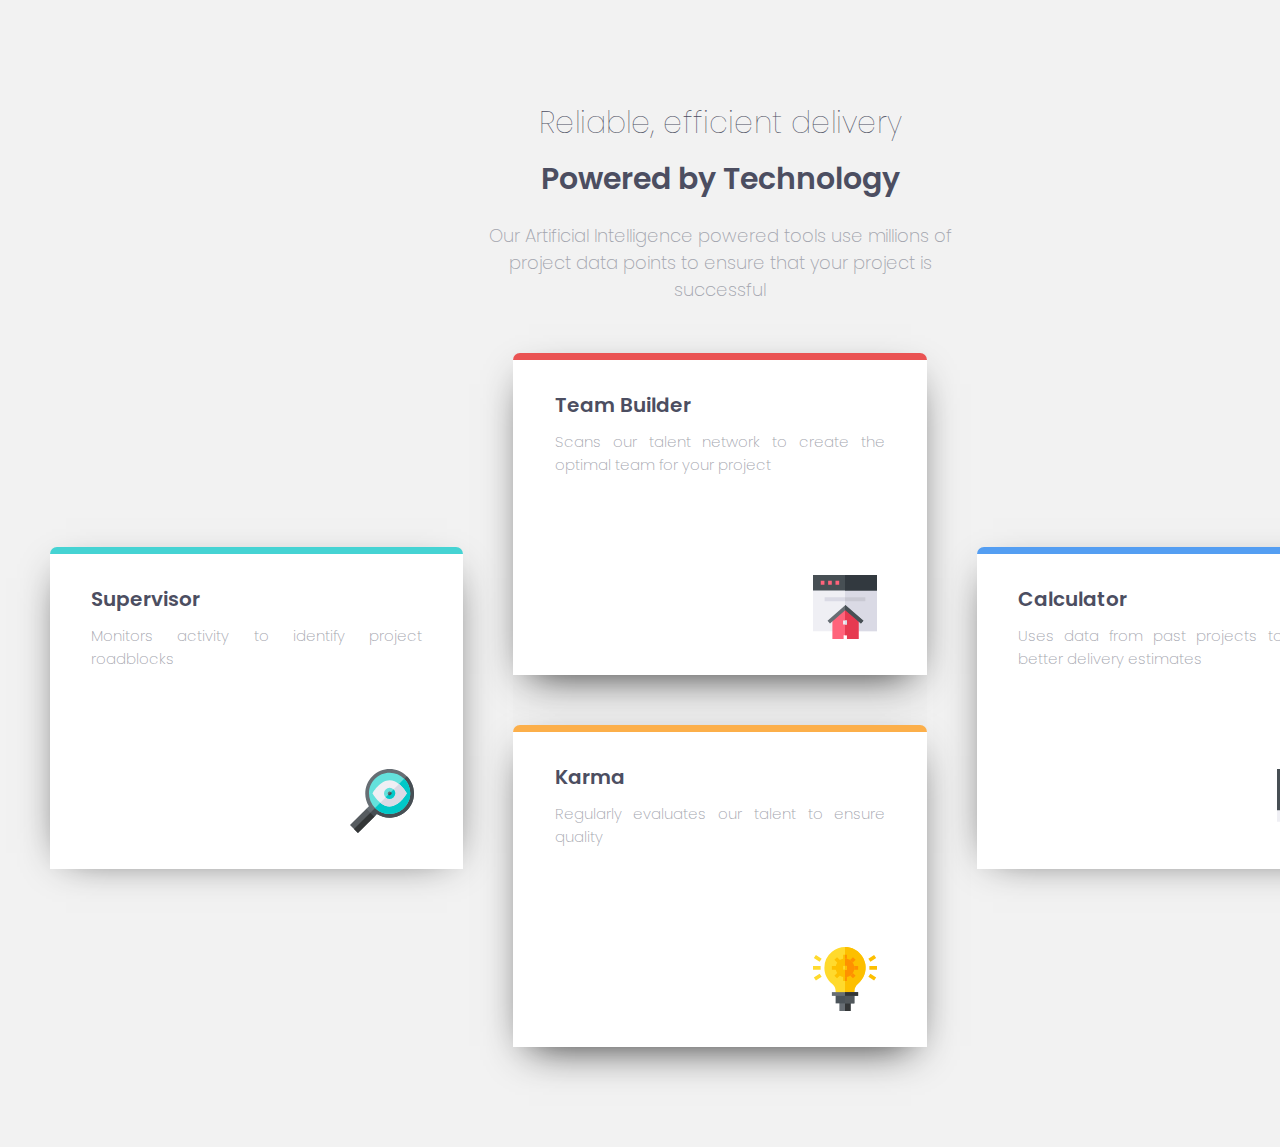
<file: Flex_2technology/index.html>
<!DOCTYPE html>
<html lang="en">
<head>
  <title>AI</title>
  <link href="styles/styles.css" rel="stylesheet" type="text/css">
  <link rel="stylesheet" media="only screen and (max-width: 780px)" href="styles/780px.css">
  <link rel="stylesheet" media="only screen and (max-width: 480px)" href="styles/480px.css">
  <link rel="preconnect" href="https://fonts.gstatic.com">
<link href="https://fonts.googleapis.com/css2?family=Poppins:wght@200;400;600&display=swap" rel="stylesheet">
</head>
<body>

<h1>Reliable, efficient delivery</h1>
<h1>Powered by Technology</h1>
<p class="intro">Our Artificial Intelligence powered tools use millions of project data points to ensure that your project is successful</p>
<div class="flex">
  <div class="supervisor">
<h4>Supervisor</h4>
<p>Monitors activity to identify project roadblocks</p>
<?php echo file_get_contents("images/icon-supervisor.svg","images/icon-team-builder.svg","images/icon-karma.svg","images/icon-calculator.svg") ?>
<div class="icon">
<img src="images/icon-supervisor.svg" alt="lookingglass">
</div>
</div>
<div class="vertical">
<div class="teambuilder">
<h4>Team Builder</h4>
<p>Scans our talent network to create the optimal team for your project</p>
<div class="icon">
<img src="images/icon-team-builder.svg" alt="house">
</div>
</div>
<div class="karma">
<h4>Karma</h4>
<p>Regularly evaluates our talent to ensure quality</p>
<div class="icon">
<img src="images/icon-karma.svg" alt="lamp">
</div>
</div>
</div>
<div class="calculator">
<h4>Calculator</h4>
<p>Uses data from past projects to provide better delivery estimates</p>
<div class="icon">
<img src="images/icon-calculator.svg" alt="computer">
</div>
</div>
</div>
</body>
</html>
</file>
<file: Flex_2technology/styles/styles.css>
body {
  width: 1440px;
  margin: 0 auto;
  background:#f2f2f2;
  font-size: 15px;
  font-family:'Poppins', sans-serif;
  margin-top: 100px;
  margin-bottom: 100px;
}

div > div {
  background: white;
  flex: 1;
}

h1 {
    text-align: center;
    color: hsl(234, 12%, 34%);
    font-weight: 600;
}

h1:first-of-type {
  font-weight: normal;
  text-align: center;
  font-weight: lighter;
  margin-bottom: -10px;
}

h4 {
  font-size: 20px;
  font-weight: 600;
  margin: 0 auto;
  width: 80%;
  padding-top: 30px;
  text-align: justify;
  color: hsl(234, 12%, 34%);
}

p {
  margin: 0 auto;
  text-align: center;
  width: 35%;
  margin-bottom: 20px;
  color: hsl(229, 6%, 66%);
  font-weight: 200;
}

.flex p {
  width: 80%;
  padding: 10px;
  height: 75px;
  text-align: justify;
}

.intro {
  font-size: 18px;
}

.flex {
  display: flex;
  background: white;
  background: #f2f2f2;
  margin-top: 50px;
  margin-bottom: 50px;
}

.supervisor {
height: 300px;
margin:50px;
align-self: center;
border-top: 7px solid hsl(180, 62%, 55%);
border-radius: 7px;
-webkit-box-shadow: 0px 15px 40px -16px rgba(0,0,0,0.85);
box-shadow: 0px 15px 40px -16px rgba(0,0,0,0.85);
}

.vertical {
  display: flex;
  flex-direction: column;
  flex-wrap: wrap;
  background: #f0f0f0;
}

.teambuilder {
margin-bottom: 25px;
border-top: 7px solid hsl(0, 78%, 62%);
border-radius: 7px;
-webkit-box-shadow: 0px 15px 40px -16px rgba(0,0,0,0.85);
box-shadow: 0px 15px 40px -16px rgba(0,0,0,0.85);
}

.karma {
margin-top: 25px;
border-top: 7px solid hsl(34, 97%, 64%);
border-radius: 7px;
-webkit-box-shadow: 0px 15px 40px -16px rgba(0,0,0,0.85);
box-shadow: 0px 15px 40px -16px rgba(0,0,0,0.85);
}

.calculator {
height: 300px;
margin:50px;
align-self: center;
border-top: 7px solid hsl(212, 86%, 64%);
border-radius: 7px;
-webkit-box-shadow: 0px 15px 40px -16px rgba(0,0,0,0.85);
box-shadow: 0px 15px 40px -16px rgba(0,0,0,0.85);
}

.icon {
  height: 140px;
}

img {
  position: relative;
  left: 300px;
  top: 40px;
}
</file>
<file: Flex_2technology/styles/780px.css>
@media only screen and (max-width: 780px) {
body {
  width: 80%;
  margin-top: 80px;
}

h1 {
  margin: 0 auto;
}

h1:first-of-type {
  margin-bottom: 0px;
}

p {
  font-size: 12px;
  text-align: justify;
}

.intro {
  width: 100%;
}

.flex {
  width: 100%;
  display: block;
}

.vertical {
  flex-direction: row;
  width: 100%;
}

div > div {
  margin: 0 auto;
  text-align: right;
  height: 250px;
}

.teambuilder, .karma {
  margin-bottom: 0;
  margin-top: 0;
  display: inline-block;
}

.vertical {
  height: auto;
}

.teambuilder {
  margin-right: 25px;
}

.karma {
  margin-left: 25px;
}

.supervisor, .calculator {
  width: 60%;
  height: 250px;
  margin: 0 auto;
  display: block;
}

.supervisor {
    margin-bottom: 50px;
}

.calculator {
    margin-top: 50px;
}

.icon {
  height: auto;
}

img {
  width: 50px;
  position: relative;
  left: -15px;
  top: auto;
}
}
</file>
<file: Flex_2technology/styles/480px.css>
@media only screen and (max-width: 480px) {

  body {
    width: 88%;
    margin-top: 50px;
}

  h4 {
    font-size: 25px;
    font-weight: 800;
  }

  h1 {
    width: 100%;
  }

  p {
    font-size: 14px;
    font-weight: 400;
  }

  .intro {
    width: 95%;
    margin-top: 10px;
    text-align: center;
    font-size: 18px;
    font-weight: 200;
  }

  .vertical {
    flex-direction: column;
    flex-wrap: wrap;
    width: 100%;
    height: 672px;
  }

  .teambuilder, .karma {
    width: 100%;
    display: block;
    margin: 0 auto;
  }

  .teambuilder {
    margin-bottom: 25px;
  }

  .karma {
    margin-top: 25px;
  }

  .supervisor, .calculator {
    width: 100%;
    height: 300px;
    margin: 0 auto;
    display: block;
  }

  .supervisor {
      margin-bottom: 50px;
  }

  .calculator {
      margin-top: 50px;
  }


  img {
    width: 70px;
    position: relative;
    left: -40px;
    top: 20px;
  }
  }
</file>
